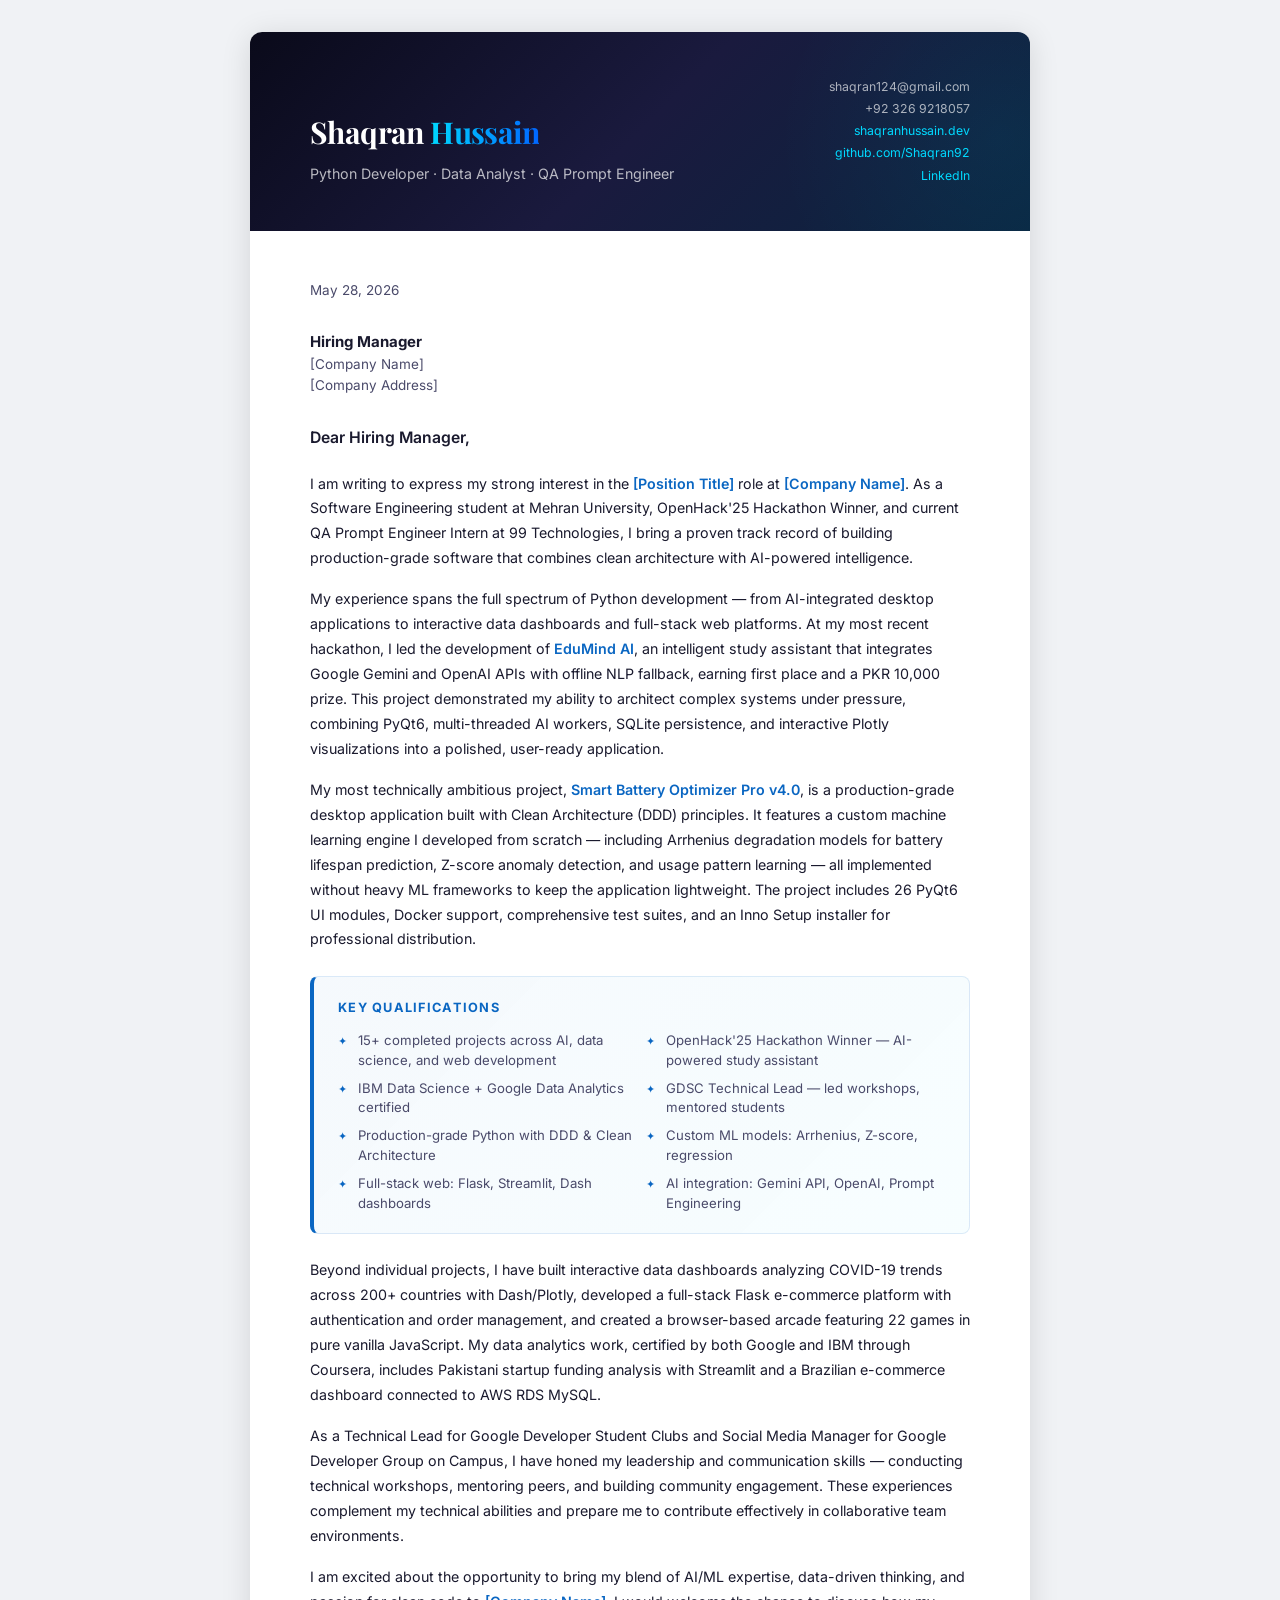
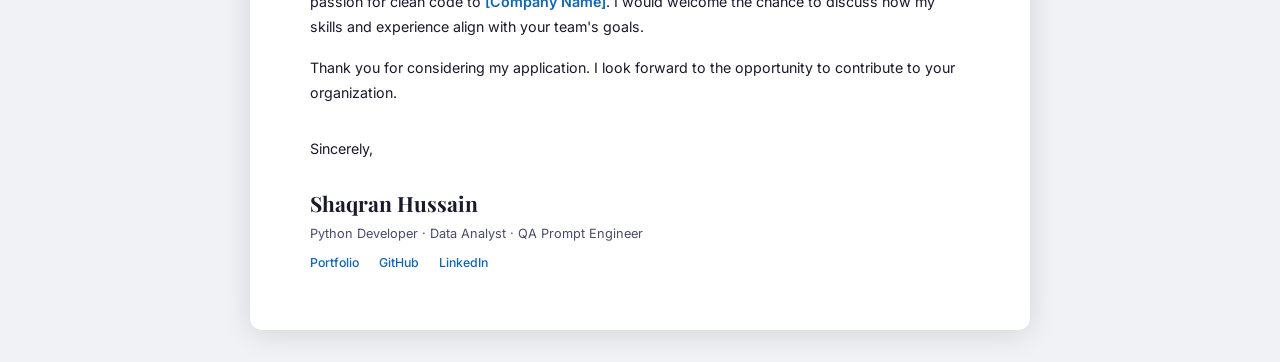
<file: assets/documents/cover_letter.html>
<!DOCTYPE html>
<html lang="en">
<head>
    <meta charset="UTF-8">
    <meta name="viewport" content="width=device-width, initial-scale=1.0">
    <title>Shaqran Hussain — Cover Letter</title>
    <link rel="preconnect" href="https://fonts.googleapis.com">
    <link rel="preconnect" href="https://fonts.gstatic.com" crossorigin>
    <link href="https://fonts.googleapis.com/css2?family=Inter:wght@300;400;500;600;700&family=Playfair+Display:wght@400;500;600;700&display=swap" rel="stylesheet">
    <style>
        *, *::before, *::after { margin: 0; padding: 0; box-sizing: border-box; }

        :root {
            --primary: #0a66c2;
            --accent: #00d9ff;
            --text: #1a1a2e;
            --text-light: #4a4a6a;
            --border: #e2e5f1;
        }

        html { font-size: 15px; }

        body {
            font-family: 'Inter', -apple-system, BlinkMacSystemFont, sans-serif;
            color: var(--text);
            background: #f0f2f5;
            line-height: 1.7;
            -webkit-font-smoothing: antialiased;
        }

        .letter-page {
            max-width: 780px;
            margin: 32px auto;
            background: #ffffff;
            box-shadow: 0 4px 30px rgba(0,0,0,0.12);
            border-radius: 12px;
            overflow: hidden;
        }

        /* ==================== HEADER ==================== */
        .letter-header {
            background: linear-gradient(135deg, #0a0a1a 0%, #1a1a3e 50%, #0a2540 100%);
            color: #ffffff;
            padding: 44px 60px;
            position: relative;
            overflow: hidden;
        }

        .letter-header::before {
            content: '';
            position: absolute;
            top: -60%;
            right: -25%;
            width: 450px;
            height: 450px;
            background: radial-gradient(circle, rgba(0,217,255,0.06) 0%, transparent 70%);
            border-radius: 50%;
        }

        .header-content {
            display: flex;
            justify-content: space-between;
            align-items: flex-end;
            position: relative;
            z-index: 1;
        }

        .header-name {
            font-family: 'Playfair Display', serif;
            font-size: 2rem;
            font-weight: 700;
            letter-spacing: -0.02em;
            margin-bottom: 4px;
        }

        .header-name span {
            background: linear-gradient(90deg, #00d9ff, #0066ff);
            -webkit-background-clip: text;
            -webkit-text-fill-color: transparent;
            background-clip: text;
        }

        .header-title {
            font-size: 0.95rem;
            color: rgba(255,255,255,0.7);
            font-weight: 400;
        }

        .header-contact {
            text-align: right;
            font-size: 0.82rem;
            color: rgba(255,255,255,0.65);
            line-height: 1.8;
        }

        .header-contact a {
            color: #00d9ff;
            text-decoration: none;
        }

        /* ==================== BODY ==================== */
        .letter-body {
            padding: 48px 60px 56px;
        }

        .letter-date {
            font-size: 0.9rem;
            color: var(--text-light);
            margin-bottom: 28px;
        }

        .letter-recipient {
            margin-bottom: 28px;
            line-height: 1.6;
        }

        .letter-recipient strong {
            font-size: 1rem;
        }

        .letter-recipient p {
            font-size: 0.9rem;
            color: var(--text-light);
        }

        .letter-greeting {
            font-size: 1.05rem;
            font-weight: 600;
            margin-bottom: 20px;
        }

        .letter-content p {
            font-size: 0.95rem;
            color: var(--text);
            margin-bottom: 16px;
            line-height: 1.75;
        }

        .letter-content p:last-child {
            margin-bottom: 0;
        }

        .highlight {
            font-weight: 600;
            color: var(--primary);
        }

        /* Key highlights box */
        .highlights-box {
            background: linear-gradient(135deg, rgba(10,102,194,0.04) 0%, rgba(0,217,255,0.03) 100%);
            border: 1px solid rgba(10,102,194,0.12);
            border-left: 4px solid var(--primary);
            border-radius: 8px;
            padding: 20px 24px;
            margin: 24px 0;
        }

        .highlights-box h4 {
            font-size: 0.85rem;
            text-transform: uppercase;
            letter-spacing: 0.1em;
            color: var(--primary);
            margin-bottom: 12px;
        }

        .highlights-list {
            list-style: none;
            padding: 0;
            display: grid;
            grid-template-columns: 1fr 1fr;
            gap: 8px;
        }

        .highlights-list li {
            font-size: 0.88rem;
            color: var(--text-light);
            padding-left: 20px;
            position: relative;
            line-height: 1.5;
        }

        .highlights-list li::before {
            content: '✦';
            position: absolute;
            left: 0;
            color: var(--primary);
            font-size: 0.7rem;
            top: 3px;
        }

        /* Closing */
        .letter-closing {
            margin-top: 32px;
        }

        .letter-closing p {
            font-size: 0.95rem;
            margin-bottom: 4px;
        }

        .letter-signature {
            margin-top: 24px;
        }

        .signature-name {
            font-family: 'Playfair Display', serif;
            font-size: 1.4rem;
            font-weight: 700;
            color: var(--text);
            margin-bottom: 2px;
        }

        .signature-title {
            font-size: 0.85rem;
            color: var(--text-light);
        }

        .signature-links {
            margin-top: 8px;
            display: flex;
            gap: 20px;
            font-size: 0.82rem;
        }

        .signature-links a {
            color: var(--primary);
            text-decoration: none;
            font-weight: 500;
        }

        /* ==================== PRINT ==================== */
        @media print {
            body { background: white; }
            .letter-page {
                margin: 0;
                box-shadow: none;
                border-radius: 0;
                max-width: 100%;
            }
            .letter-header { padding: 36px 48px; }
            .letter-body { padding: 36px 48px 44px; }
            @page { margin: 0; size: A4; }
        }

        @media (max-width: 600px) {
            .letter-header { padding: 32px 24px; }
            .header-content { flex-direction: column; gap: 16px; align-items: flex-start; }
            .header-contact { text-align: left; }
            .letter-body { padding: 28px 24px 36px; }
            .highlights-list { grid-template-columns: 1fr; }
        }
    </style>
</head>
<body>
    <div class="letter-page">
        <!-- ==================== HEADER ==================== -->
        <div class="letter-header">
            <div class="header-content">
                <div>
                    <div class="header-name">Shaqran <span>Hussain</span></div>
                    <div class="header-title">Python Developer · Data Analyst · QA Prompt Engineer</div>
                </div>
                <div class="header-contact">
                    shaqran124@gmail.com<br>
                    +92 326 9218057<br>
                    <a href="https://www.shaqranhussain.dev">shaqranhussain.dev</a><br>
                    <a href="https://github.com/Shaqran92">github.com/Shaqran92</a><br>
                    <a href="https://linkedin.com/in/shaqranhussain01">LinkedIn</a>
                </div>
            </div>
        </div>

        <!-- ==================== BODY ==================== -->
        <div class="letter-body">
            <div class="letter-date">May 28, 2026</div>

            <div class="letter-recipient">
                <strong>Hiring Manager</strong>
                <p>[Company Name]<br>[Company Address]</p>
            </div>

            <div class="letter-greeting">Dear Hiring Manager,</div>

            <div class="letter-content">
                <p>
                    I am writing to express my strong interest in the <span class="highlight">[Position Title]</span> role at
                    <span class="highlight">[Company Name]</span>. As a Software Engineering student at Mehran University,
                    OpenHack'25 Hackathon Winner, and current QA Prompt Engineer Intern at 99 Technologies, I bring a
                    proven track record of building production-grade software that combines clean architecture with
                    AI-powered intelligence.
                </p>

                <p>
                    My experience spans the full spectrum of Python development — from AI-integrated desktop applications
                    to interactive data dashboards and full-stack web platforms. At my most recent hackathon, I led the
                    development of <span class="highlight">EduMind AI</span>, an intelligent study assistant that integrates
                    Google Gemini and OpenAI APIs with offline NLP fallback, earning first place and a PKR 10,000 prize.
                    This project demonstrated my ability to architect complex systems under pressure, combining PyQt6,
                    multi-threaded AI workers, SQLite persistence, and interactive Plotly visualizations into a
                    polished, user-ready application.
                </p>

                <p>
                    My most technically ambitious project, <span class="highlight">Smart Battery Optimizer Pro v4.0</span>,
                    is a production-grade desktop application built with Clean Architecture (DDD) principles. It features
                    a custom machine learning engine I developed from scratch — including Arrhenius degradation models for
                    battery lifespan prediction, Z-score anomaly detection, and usage pattern learning — all implemented
                    without heavy ML frameworks to keep the application lightweight. The project includes 26 PyQt6 UI modules,
                    Docker support, comprehensive test suites, and an Inno Setup installer for professional distribution.
                </p>

                <div class="highlights-box">
                    <h4>Key Qualifications</h4>
                    <ul class="highlights-list">
                        <li>15+ completed projects across AI, data science, and web development</li>
                        <li>OpenHack'25 Hackathon Winner — AI-powered study assistant</li>
                        <li>IBM Data Science + Google Data Analytics certified</li>
                        <li>GDSC Technical Lead — led workshops, mentored students</li>
                        <li>Production-grade Python with DDD & Clean Architecture</li>
                        <li>Custom ML models: Arrhenius, Z-score, regression</li>
                        <li>Full-stack web: Flask, Streamlit, Dash dashboards</li>
                        <li>AI integration: Gemini API, OpenAI, Prompt Engineering</li>
                    </ul>
                </div>

                <p>
                    Beyond individual projects, I have built interactive data dashboards analyzing COVID-19 trends across
                    200+ countries with Dash/Plotly, developed a full-stack Flask e-commerce platform with authentication and
                    order management, and created a browser-based arcade featuring 22 games in pure vanilla JavaScript.
                    My data analytics work, certified by both Google and IBM through Coursera, includes Pakistani startup
                    funding analysis with Streamlit and a Brazilian e-commerce dashboard connected to AWS RDS MySQL.
                </p>

                <p>
                    As a Technical Lead for Google Developer Student Clubs and Social Media Manager for Google Developer
                    Group on Campus, I have honed my leadership and communication skills — conducting technical workshops,
                    mentoring peers, and building community engagement. These experiences complement my technical abilities
                    and prepare me to contribute effectively in collaborative team environments.
                </p>

                <p>
                    I am excited about the opportunity to bring my blend of AI/ML expertise, data-driven thinking,
                    and passion for clean code to <span class="highlight">[Company Name]</span>. I would welcome the
                    chance to discuss how my skills and experience align with your team's goals.
                </p>

                <p>
                    Thank you for considering my application. I look forward to the opportunity to contribute to your
                    organization.
                </p>
            </div>

            <div class="letter-closing">
                <p>Sincerely,</p>
                <div class="letter-signature">
                    <div class="signature-name">Shaqran Hussain</div>
                    <div class="signature-title">Python Developer · Data Analyst · QA Prompt Engineer</div>
                    <div class="signature-links">
                        <a href="https://www.shaqranhussain.dev">Portfolio</a>
                        <a href="https://github.com/Shaqran92">GitHub</a>
                        <a href="https://linkedin.com/in/shaqranhussain01">LinkedIn</a>
                    </div>
                </div>
            </div>
        </div>
    </div>
</body>
</html>
</file>
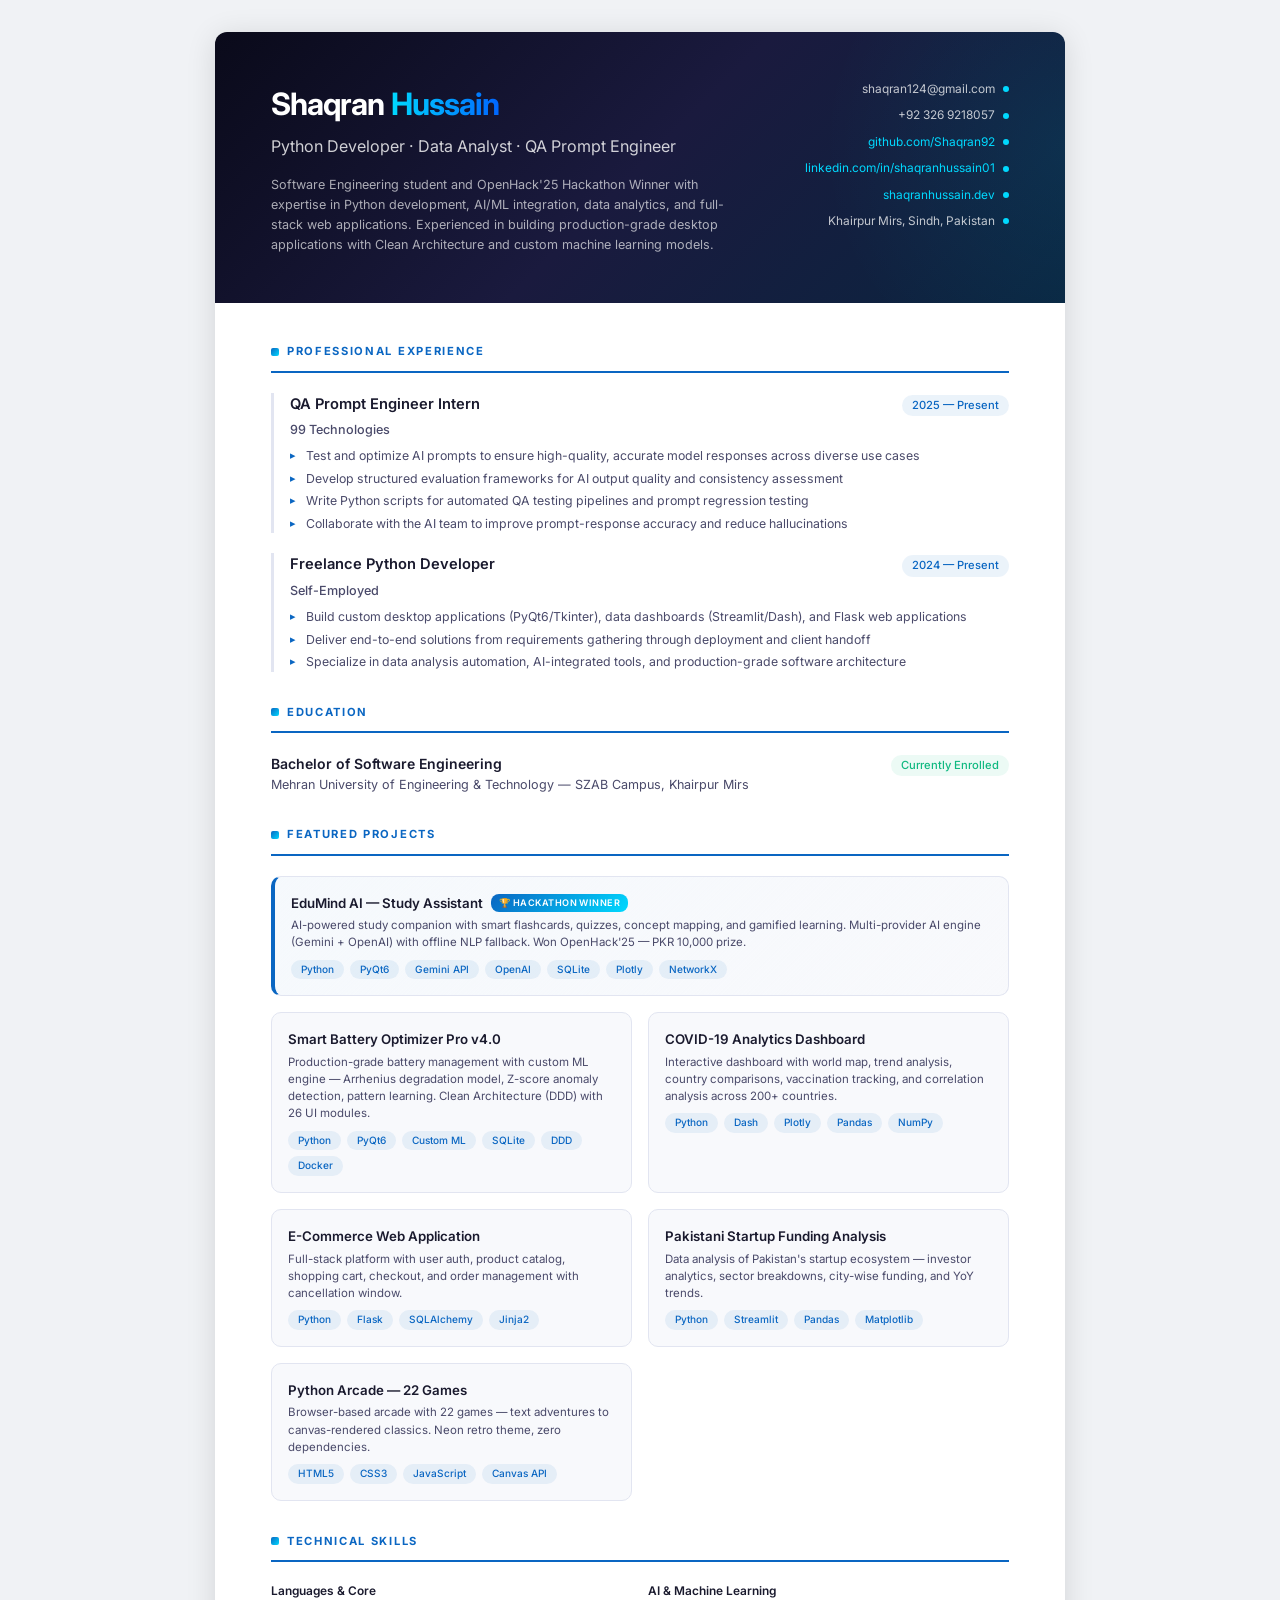
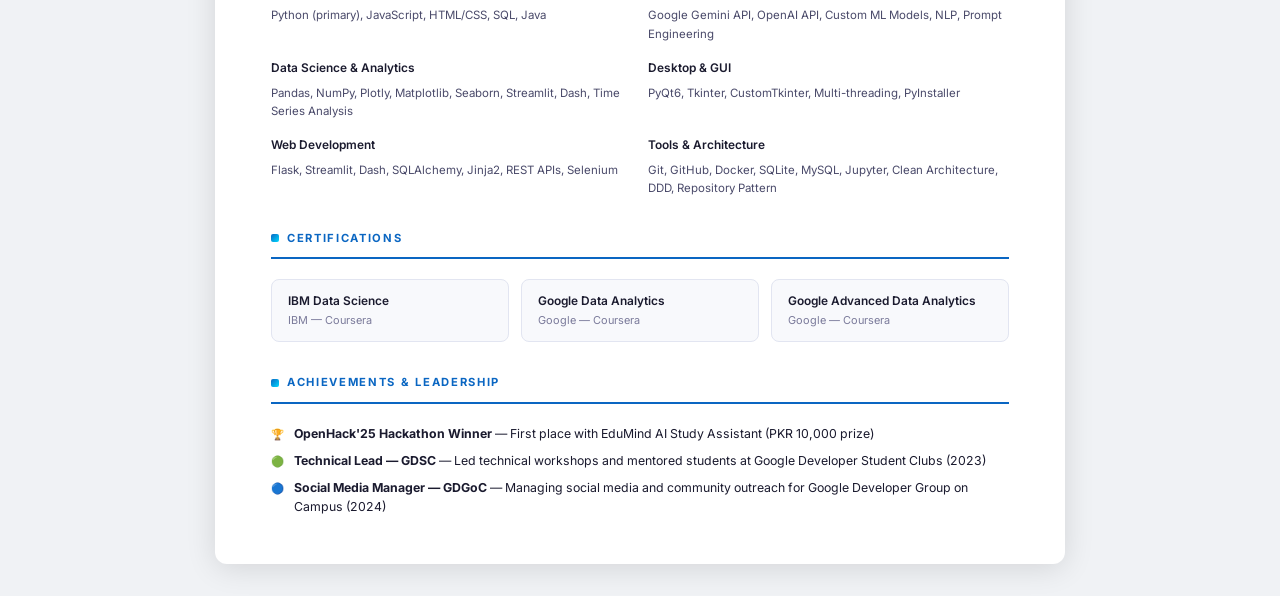
<file: assets/documents/cv.html>
<!DOCTYPE html>
<html lang="en">
<head>
    <meta charset="UTF-8">
    <meta name="viewport" content="width=device-width, initial-scale=1.0">
    <title>Shaqran Hussain — CV</title>
    <link rel="preconnect" href="https://fonts.googleapis.com">
    <link rel="preconnect" href="https://fonts.gstatic.com" crossorigin>
    <link href="https://fonts.googleapis.com/css2?family=Inter:wght@300;400;500;600;700&family=JetBrains+Mono:wght@400;500&display=swap" rel="stylesheet">
    <style>
        /* ==================== PRINT & SCREEN STYLES ==================== */
        *, *::before, *::after { margin: 0; padding: 0; box-sizing: border-box; }
        
        :root {
            --primary: #0a66c2;
            --primary-dark: #004182;
            --accent: #00d9ff;
            --text: #1a1a2e;
            --text-light: #4a4a6a;
            --text-muted: #7a7a9a;
            --bg: #ffffff;
            --bg-light: #f8f9fc;
            --border: #e2e5f1;
            --gradient: linear-gradient(135deg, #0a66c2 0%, #00d9ff 100%);
        }

        html { font-size: 14px; }

        body {
            font-family: 'Inter', -apple-system, BlinkMacSystemFont, sans-serif;
            color: var(--text);
            background: #f0f2f5;
            line-height: 1.55;
            -webkit-font-smoothing: antialiased;
        }

        .cv-page {
            max-width: 850px;
            margin: 32px auto;
            background: var(--bg);
            box-shadow: 0 4px 30px rgba(0,0,0,0.12);
            border-radius: 12px;
            overflow: hidden;
        }

        /* ==================== HEADER ==================== */
        .cv-header {
            background: linear-gradient(135deg, #0a0a1a 0%, #1a1a3e 50%, #0a2540 100%);
            color: #ffffff;
            padding: 48px 56px;
            position: relative;
            overflow: hidden;
        }

        .cv-header::before {
            content: '';
            position: absolute;
            top: -50%;
            right: -30%;
            width: 500px;
            height: 500px;
            background: radial-gradient(circle, rgba(0,217,255,0.08) 0%, transparent 70%);
            border-radius: 50%;
        }

        .cv-header-content {
            display: flex;
            justify-content: space-between;
            align-items: flex-start;
            position: relative;
            z-index: 1;
        }

        .cv-header-left h1 {
            font-size: 2.2rem;
            font-weight: 700;
            letter-spacing: -0.03em;
            margin-bottom: 6px;
        }

        .cv-header-left h1 span {
            background: linear-gradient(90deg, #00d9ff, #0066ff);
            -webkit-background-clip: text;
            -webkit-text-fill-color: transparent;
            background-clip: text;
        }

        .cv-header-left .cv-title {
            font-size: 1.15rem;
            font-weight: 400;
            color: rgba(255,255,255,0.8);
            margin-bottom: 16px;
        }

        .cv-header-left .cv-summary {
            font-size: 0.9rem;
            color: rgba(255,255,255,0.65);
            max-width: 460px;
            line-height: 1.6;
        }

        .cv-header-right {
            text-align: right;
            font-size: 0.85rem;
            color: rgba(255,255,255,0.75);
            display: flex;
            flex-direction: column;
            gap: 8px;
            min-width: 200px;
        }

        .cv-header-right a {
            color: #00d9ff;
            text-decoration: none;
            transition: color 0.2s;
        }

        .cv-header-right a:hover { color: #ffffff; }

        .contact-item {
            display: flex;
            align-items: center;
            justify-content: flex-end;
            gap: 8px;
        }

        .contact-dot {
            width: 6px;
            height: 6px;
            border-radius: 50%;
            background: #00d9ff;
            flex-shrink: 0;
        }

        /* ==================== BODY ==================== */
        .cv-body {
            padding: 40px 56px 48px;
        }

        .cv-section {
            margin-bottom: 32px;
        }

        .cv-section:last-child { margin-bottom: 0; }

        .cv-section-title {
            font-size: 0.8rem;
            font-weight: 700;
            text-transform: uppercase;
            letter-spacing: 0.15em;
            color: var(--primary);
            padding-bottom: 10px;
            border-bottom: 2px solid var(--primary);
            margin-bottom: 20px;
            display: flex;
            align-items: center;
            gap: 8px;
        }

        .cv-section-title::before {
            content: '';
            width: 8px;
            height: 8px;
            border-radius: 2px;
            background: var(--gradient);
            flex-shrink: 0;
        }

        /* ==================== EXPERIENCE ==================== */
        .exp-item {
            margin-bottom: 20px;
            padding-left: 16px;
            border-left: 3px solid var(--border);
            transition: border-color 0.2s;
        }

        .exp-item:hover { border-left-color: var(--primary); }

        .exp-item:last-child { margin-bottom: 0; }

        .exp-header {
            display: flex;
            justify-content: space-between;
            align-items: baseline;
            margin-bottom: 4px;
        }

        .exp-role {
            font-size: 1.05rem;
            font-weight: 600;
            color: var(--text);
        }

        .exp-date {
            font-size: 0.8rem;
            font-weight: 500;
            color: var(--primary);
            background: rgba(10,102,194,0.08);
            padding: 2px 10px;
            border-radius: 12px;
            white-space: nowrap;
        }

        .exp-company {
            font-size: 0.9rem;
            color: var(--text-light);
            font-weight: 500;
            margin-bottom: 8px;
        }

        .exp-bullets {
            list-style: none;
            padding: 0;
        }

        .exp-bullets li {
            font-size: 0.88rem;
            color: var(--text-light);
            padding-left: 16px;
            position: relative;
            margin-bottom: 4px;
            line-height: 1.5;
        }

        .exp-bullets li::before {
            content: '▸';
            position: absolute;
            left: 0;
            color: var(--primary);
            font-size: 0.8rem;
        }

        /* ==================== EDUCATION ==================== */
        .edu-item {
            display: flex;
            justify-content: space-between;
            align-items: baseline;
        }

        .edu-degree {
            font-weight: 600;
            font-size: 1rem;
        }

        .edu-school {
            font-size: 0.9rem;
            color: var(--text-light);
        }

        .edu-status {
            font-size: 0.8rem;
            font-weight: 500;
            color: #10b981;
            background: rgba(16,185,129,0.08);
            padding: 2px 10px;
            border-radius: 12px;
        }

        /* ==================== PROJECTS ==================== */
        .projects-grid {
            display: grid;
            grid-template-columns: 1fr 1fr;
            gap: 16px;
        }

        .project-item {
            padding: 16px;
            background: var(--bg-light);
            border-radius: 10px;
            border: 1px solid var(--border);
            transition: border-color 0.2s, box-shadow 0.2s;
        }

        .project-item:hover {
            border-color: var(--primary);
            box-shadow: 0 2px 12px rgba(10,102,194,0.08);
        }

        .project-item.featured {
            grid-column: span 2;
            border-left: 4px solid var(--primary);
            background: linear-gradient(135deg, rgba(10,102,194,0.04) 0%, var(--bg-light) 100%);
        }

        .project-name {
            font-weight: 600;
            font-size: 0.95rem;
            margin-bottom: 4px;
            display: flex;
            align-items: center;
            gap: 8px;
        }

        .project-name .badge {
            font-size: 0.65rem;
            font-weight: 600;
            text-transform: uppercase;
            letter-spacing: 0.05em;
            padding: 2px 8px;
            border-radius: 8px;
            background: var(--gradient);
            color: white;
        }

        .project-desc {
            font-size: 0.82rem;
            color: var(--text-light);
            margin-bottom: 8px;
            line-height: 1.5;
        }

        .project-tech {
            display: flex;
            flex-wrap: wrap;
            gap: 6px;
        }

        .tech-tag {
            font-size: 0.72rem;
            font-weight: 500;
            padding: 2px 10px;
            border-radius: 10px;
            background: rgba(10,102,194,0.08);
            color: var(--primary);
            white-space: nowrap;
        }

        /* ==================== SKILLS ==================== */
        .skills-grid {
            display: grid;
            grid-template-columns: 1fr 1fr;
            gap: 16px;
        }

        .skill-group h4 {
            font-size: 0.85rem;
            font-weight: 600;
            color: var(--text);
            margin-bottom: 6px;
        }

        .skill-group p {
            font-size: 0.82rem;
            color: var(--text-light);
            line-height: 1.6;
        }

        /* ==================== CERTIFICATIONS ==================== */
        .cert-grid {
            display: grid;
            grid-template-columns: 1fr 1fr 1fr;
            gap: 12px;
        }

        .cert-item {
            padding: 12px 16px;
            background: var(--bg-light);
            border-radius: 8px;
            border: 1px solid var(--border);
        }

        .cert-name {
            font-weight: 600;
            font-size: 0.85rem;
            margin-bottom: 2px;
        }

        .cert-issuer {
            font-size: 0.78rem;
            color: var(--text-muted);
        }

        /* ==================== ACHIEVEMENTS ==================== */
        .achievement-list {
            display: flex;
            flex-direction: column;
            gap: 8px;
        }

        .achievement-item {
            display: flex;
            align-items: baseline;
            gap: 10px;
            font-size: 0.88rem;
        }

        .achievement-icon {
            font-size: 0.75rem;
            color: var(--primary);
            flex-shrink: 0;
        }

        /* ==================== PRINT ==================== */
        @media print {
            body { background: white; }
            .cv-page {
                margin: 0;
                box-shadow: none;
                border-radius: 0;
                max-width: 100%;
            }
            .cv-header { padding: 36px 40px; }
            .cv-body { padding: 28px 40px 36px; }
            .cv-section { margin-bottom: 24px; }
            .project-item:hover,
            .exp-item:hover { border-color: var(--border); box-shadow: none; }
            @page { margin: 0; size: A4; }
        }

        @media (max-width: 600px) {
            .cv-header { padding: 32px 24px; }
            .cv-header-content { flex-direction: column; gap: 20px; }
            .cv-header-right { text-align: left; }
            .contact-item { justify-content: flex-start; }
            .cv-body { padding: 24px; }
            .projects-grid, .skills-grid { grid-template-columns: 1fr; }
            .project-item.featured { grid-column: span 1; }
            .cert-grid { grid-template-columns: 1fr; }
        }
    </style>
</head>
<body>
    <div class="cv-page">
        <!-- ==================== HEADER ==================== -->
        <div class="cv-header">
            <div class="cv-header-content">
                <div class="cv-header-left">
                    <h1>Shaqran <span>Hussain</span></h1>
                    <div class="cv-title">Python Developer · Data Analyst · QA Prompt Engineer</div>
                    <div class="cv-summary">
                        Software Engineering student and OpenHack'25 Hackathon Winner with expertise in
                        Python development, AI/ML integration, data analytics, and full-stack web applications.
                        Experienced in building production-grade desktop applications with Clean Architecture
                        and custom machine learning models.
                    </div>
                </div>
                <div class="cv-header-right">
                    <div class="contact-item">
                        <span>shaqran124@gmail.com</span>
                        <span class="contact-dot"></span>
                    </div>
                    <div class="contact-item">
                        <span>+92 326 9218057</span>
                        <span class="contact-dot"></span>
                    </div>
                    <div class="contact-item">
                        <a href="https://github.com/Shaqran92" target="_blank">github.com/Shaqran92</a>
                        <span class="contact-dot"></span>
                    </div>
                    <div class="contact-item">
                        <a href="https://linkedin.com/in/shaqranhussain01" target="_blank">linkedin.com/in/shaqranhussain01</a>
                        <span class="contact-dot"></span>
                    </div>
                    <div class="contact-item">
                        <a href="https://www.shaqranhussain.dev" target="_blank">shaqranhussain.dev</a>
                        <span class="contact-dot"></span>
                    </div>
                    <div class="contact-item">
                        <span>Khairpur Mirs, Sindh, Pakistan</span>
                        <span class="contact-dot"></span>
                    </div>
                </div>
            </div>
        </div>

        <!-- ==================== BODY ==================== -->
        <div class="cv-body">

            <!-- EXPERIENCE -->
            <div class="cv-section">
                <div class="cv-section-title">Professional Experience</div>
                <div class="exp-item">
                    <div class="exp-header">
                        <span class="exp-role">QA Prompt Engineer Intern</span>
                        <span class="exp-date">2025 — Present</span>
                    </div>
                    <div class="exp-company">99 Technologies</div>
                    <ul class="exp-bullets">
                        <li>Test and optimize AI prompts to ensure high-quality, accurate model responses across diverse use cases</li>
                        <li>Develop structured evaluation frameworks for AI output quality and consistency assessment</li>
                        <li>Write Python scripts for automated QA testing pipelines and prompt regression testing</li>
                        <li>Collaborate with the AI team to improve prompt-response accuracy and reduce hallucinations</li>
                    </ul>
                </div>
                <div class="exp-item">
                    <div class="exp-header">
                        <span class="exp-role">Freelance Python Developer</span>
                        <span class="exp-date">2024 — Present</span>
                    </div>
                    <div class="exp-company">Self-Employed</div>
                    <ul class="exp-bullets">
                        <li>Build custom desktop applications (PyQt6/Tkinter), data dashboards (Streamlit/Dash), and Flask web applications</li>
                        <li>Deliver end-to-end solutions from requirements gathering through deployment and client handoff</li>
                        <li>Specialize in data analysis automation, AI-integrated tools, and production-grade software architecture</li>
                    </ul>
                </div>
            </div>

            <!-- EDUCATION -->
            <div class="cv-section">
                <div class="cv-section-title">Education</div>
                <div class="edu-item">
                    <div>
                        <div class="edu-degree">Bachelor of Software Engineering</div>
                        <div class="edu-school">Mehran University of Engineering & Technology — SZAB Campus, Khairpur Mirs</div>
                    </div>
                    <span class="edu-status">Currently Enrolled</span>
                </div>
            </div>

            <!-- PROJECTS -->
            <div class="cv-section">
                <div class="cv-section-title">Featured Projects</div>
                <div class="projects-grid">
                    <div class="project-item featured">
                        <div class="project-name">EduMind AI — Study Assistant <span class="badge">🏆 Hackathon Winner</span></div>
                        <div class="project-desc">AI-powered study companion with smart flashcards, quizzes, concept mapping, and gamified learning. Multi-provider AI engine (Gemini + OpenAI) with offline NLP fallback. Won OpenHack'25 — PKR 10,000 prize.</div>
                        <div class="project-tech">
                            <span class="tech-tag">Python</span>
                            <span class="tech-tag">PyQt6</span>
                            <span class="tech-tag">Gemini API</span>
                            <span class="tech-tag">OpenAI</span>
                            <span class="tech-tag">SQLite</span>
                            <span class="tech-tag">Plotly</span>
                            <span class="tech-tag">NetworkX</span>
                        </div>
                    </div>
                    <div class="project-item">
                        <div class="project-name">Smart Battery Optimizer Pro v4.0</div>
                        <div class="project-desc">Production-grade battery management with custom ML engine — Arrhenius degradation model, Z-score anomaly detection, pattern learning. Clean Architecture (DDD) with 26 UI modules.</div>
                        <div class="project-tech">
                            <span class="tech-tag">Python</span>
                            <span class="tech-tag">PyQt6</span>
                            <span class="tech-tag">Custom ML</span>
                            <span class="tech-tag">SQLite</span>
                            <span class="tech-tag">DDD</span>
                            <span class="tech-tag">Docker</span>
                        </div>
                    </div>
                    <div class="project-item">
                        <div class="project-name">COVID-19 Analytics Dashboard</div>
                        <div class="project-desc">Interactive dashboard with world map, trend analysis, country comparisons, vaccination tracking, and correlation analysis across 200+ countries.</div>
                        <div class="project-tech">
                            <span class="tech-tag">Python</span>
                            <span class="tech-tag">Dash</span>
                            <span class="tech-tag">Plotly</span>
                            <span class="tech-tag">Pandas</span>
                            <span class="tech-tag">NumPy</span>
                        </div>
                    </div>
                    <div class="project-item">
                        <div class="project-name">E-Commerce Web Application</div>
                        <div class="project-desc">Full-stack platform with user auth, product catalog, shopping cart, checkout, and order management with cancellation window.</div>
                        <div class="project-tech">
                            <span class="tech-tag">Python</span>
                            <span class="tech-tag">Flask</span>
                            <span class="tech-tag">SQLAlchemy</span>
                            <span class="tech-tag">Jinja2</span>
                        </div>
                    </div>
                    <div class="project-item">
                        <div class="project-name">Pakistani Startup Funding Analysis</div>
                        <div class="project-desc">Data analysis of Pakistan's startup ecosystem — investor analytics, sector breakdowns, city-wise funding, and YoY trends.</div>
                        <div class="project-tech">
                            <span class="tech-tag">Python</span>
                            <span class="tech-tag">Streamlit</span>
                            <span class="tech-tag">Pandas</span>
                            <span class="tech-tag">Matplotlib</span>
                        </div>
                    </div>
                    <div class="project-item">
                        <div class="project-name">Python Arcade — 22 Games</div>
                        <div class="project-desc">Browser-based arcade with 22 games — text adventures to canvas-rendered classics. Neon retro theme, zero dependencies.</div>
                        <div class="project-tech">
                            <span class="tech-tag">HTML5</span>
                            <span class="tech-tag">CSS3</span>
                            <span class="tech-tag">JavaScript</span>
                            <span class="tech-tag">Canvas API</span>
                        </div>
                    </div>
                </div>
            </div>

            <!-- SKILLS -->
            <div class="cv-section">
                <div class="cv-section-title">Technical Skills</div>
                <div class="skills-grid">
                    <div class="skill-group">
                        <h4>Languages & Core</h4>
                        <p>Python (primary), JavaScript, HTML/CSS, SQL, Java</p>
                    </div>
                    <div class="skill-group">
                        <h4>AI & Machine Learning</h4>
                        <p>Google Gemini API, OpenAI API, Custom ML Models, NLP, Prompt Engineering</p>
                    </div>
                    <div class="skill-group">
                        <h4>Data Science & Analytics</h4>
                        <p>Pandas, NumPy, Plotly, Matplotlib, Seaborn, Streamlit, Dash, Time Series Analysis</p>
                    </div>
                    <div class="skill-group">
                        <h4>Desktop & GUI</h4>
                        <p>PyQt6, Tkinter, CustomTkinter, Multi-threading, PyInstaller</p>
                    </div>
                    <div class="skill-group">
                        <h4>Web Development</h4>
                        <p>Flask, Streamlit, Dash, SQLAlchemy, Jinja2, REST APIs, Selenium</p>
                    </div>
                    <div class="skill-group">
                        <h4>Tools & Architecture</h4>
                        <p>Git, GitHub, Docker, SQLite, MySQL, Jupyter, Clean Architecture, DDD, Repository Pattern</p>
                    </div>
                </div>
            </div>

            <!-- CERTIFICATIONS -->
            <div class="cv-section">
                <div class="cv-section-title">Certifications</div>
                <div class="cert-grid">
                    <div class="cert-item">
                        <div class="cert-name">IBM Data Science</div>
                        <div class="cert-issuer">IBM — Coursera</div>
                    </div>
                    <div class="cert-item">
                        <div class="cert-name">Google Data Analytics</div>
                        <div class="cert-issuer">Google — Coursera</div>
                    </div>
                    <div class="cert-item">
                        <div class="cert-name">Google Advanced Data Analytics</div>
                        <div class="cert-issuer">Google — Coursera</div>
                    </div>
                </div>
            </div>

            <!-- ACHIEVEMENTS -->
            <div class="cv-section">
                <div class="cv-section-title">Achievements & Leadership</div>
                <div class="achievement-list">
                    <div class="achievement-item">
                        <span class="achievement-icon">🏆</span>
                        <span><strong>OpenHack'25 Hackathon Winner</strong> — First place with EduMind AI Study Assistant (PKR 10,000 prize)</span>
                    </div>
                    <div class="achievement-item">
                        <span class="achievement-icon">🟢</span>
                        <span><strong>Technical Lead — GDSC</strong> — Led technical workshops and mentored students at Google Developer Student Clubs (2023)</span>
                    </div>
                    <div class="achievement-item">
                        <span class="achievement-icon">🔵</span>
                        <span><strong>Social Media Manager — GDGoC</strong> — Managing social media and community outreach for Google Developer Group on Campus (2024)</span>
                    </div>
                </div>
            </div>

        </div>
    </div>
</body>
</html>
</file>
